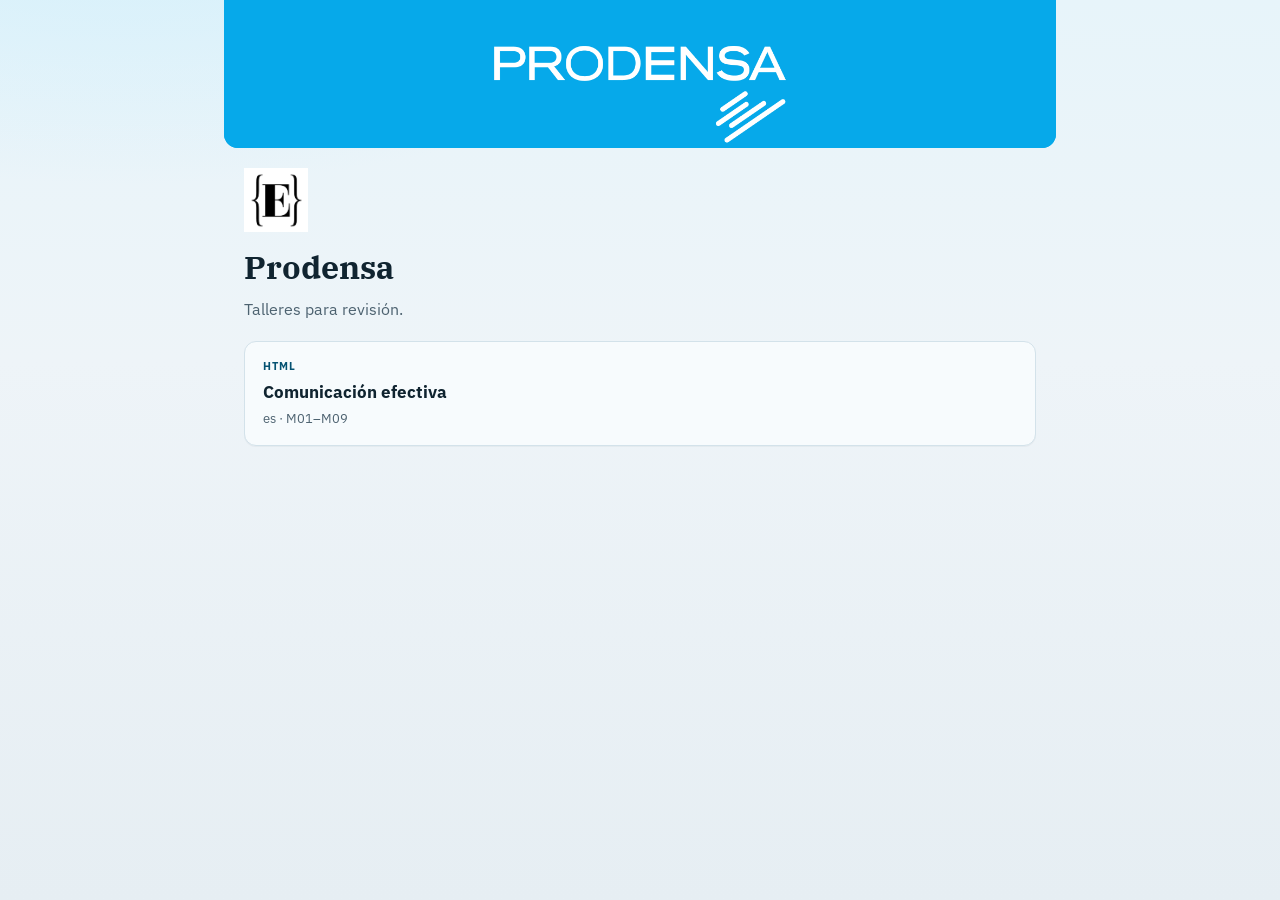
<file: index.html>
<!DOCTYPE html>
<html lang="en">
<head>
  <meta charset="utf-8">
  <meta http-equiv="refresh" content="0; url=site/">
  <title>Prodensa → site/</title>
  <link rel="canonical" href="site/">
</head>
<body>
  <p><a href="site/">Open Prodensa site hub</a> (Vercel serves <code>site/</code>).</p>
</body>
</html>
</file>
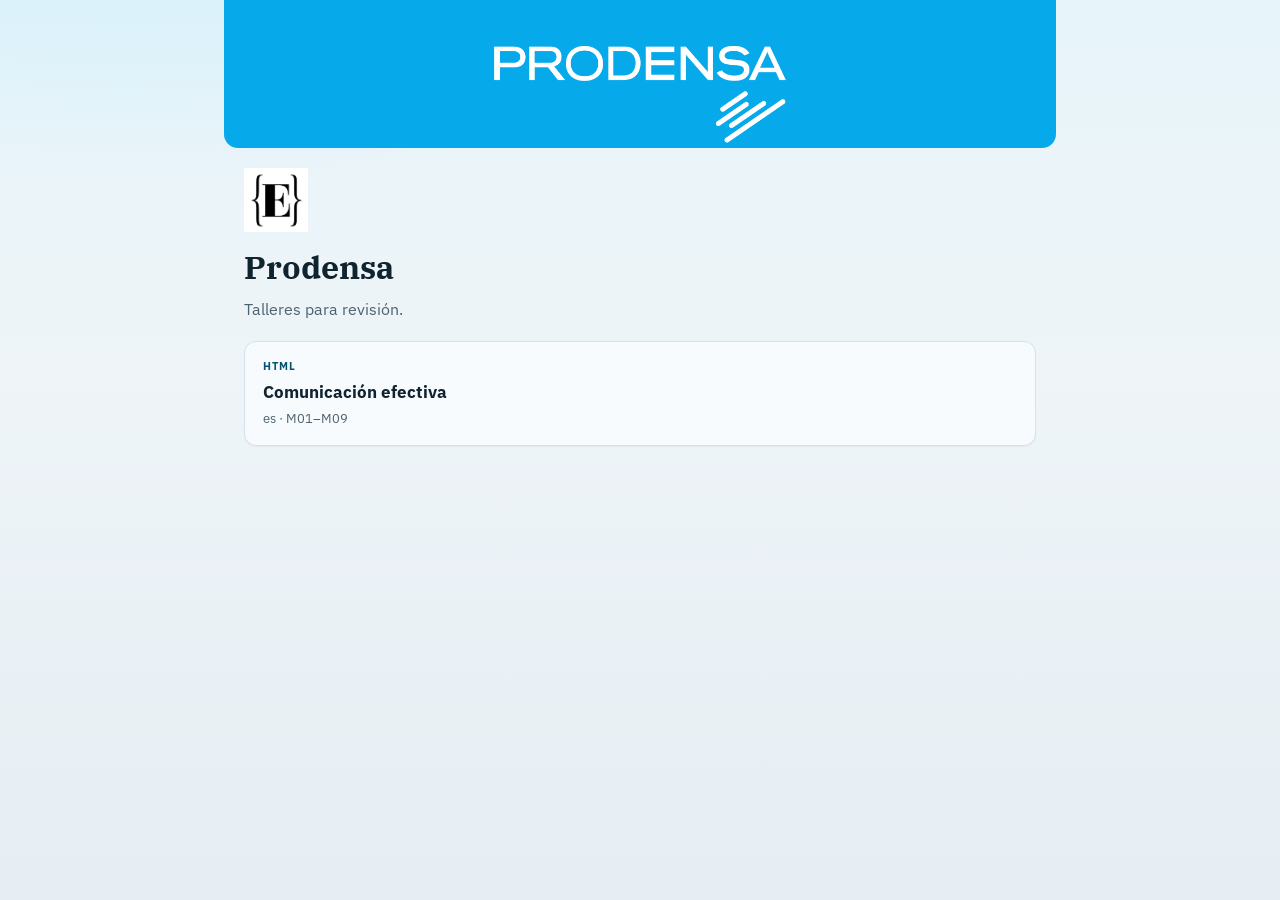
<file: site/index.html>
<!DOCTYPE html>
<html lang="es">
<head>
  <meta charset="UTF-8" />
  <meta name="viewport" content="width=device-width, initial-scale=1" />
  <meta name="robots" content="noindex, nofollow" />
  <title>Prodensa</title>
  <link rel="preconnect" href="https://fonts.googleapis.com" />
  <link rel="preconnect" href="https://fonts.gstatic.com" crossorigin />
  <link href="https://fonts.googleapis.com/css2?family=IBM+Plex+Mono:wght@400;600&family=IBM+Plex+Sans:wght@400;600;700&family=IBM+Plex+Serif:wght@600;700&display=swap" rel="stylesheet" />
  <link rel="stylesheet" href="assets/site.css" />
</head>
<body>
  <div class="wrap">
    <div class="mast"><img src="assets/banner.png" alt="Prodensa" /></div>
    <div class="brand"><img src="assets/egregor-logo.png" alt="Egregor" /></div>
    <h1>Prodensa</h1>
    <p class="lede">Talleres para revisión.</p>
    <div class="grid">
      <a class="card" href="workshops/comunicacion-efectiva/">
        <div class="code">html</div>
        <h2>Comunicación efectiva</h2>
        <p>es · M01–M09</p>
      </a>
    </div>
  </div>

</body>
</html>
</file>
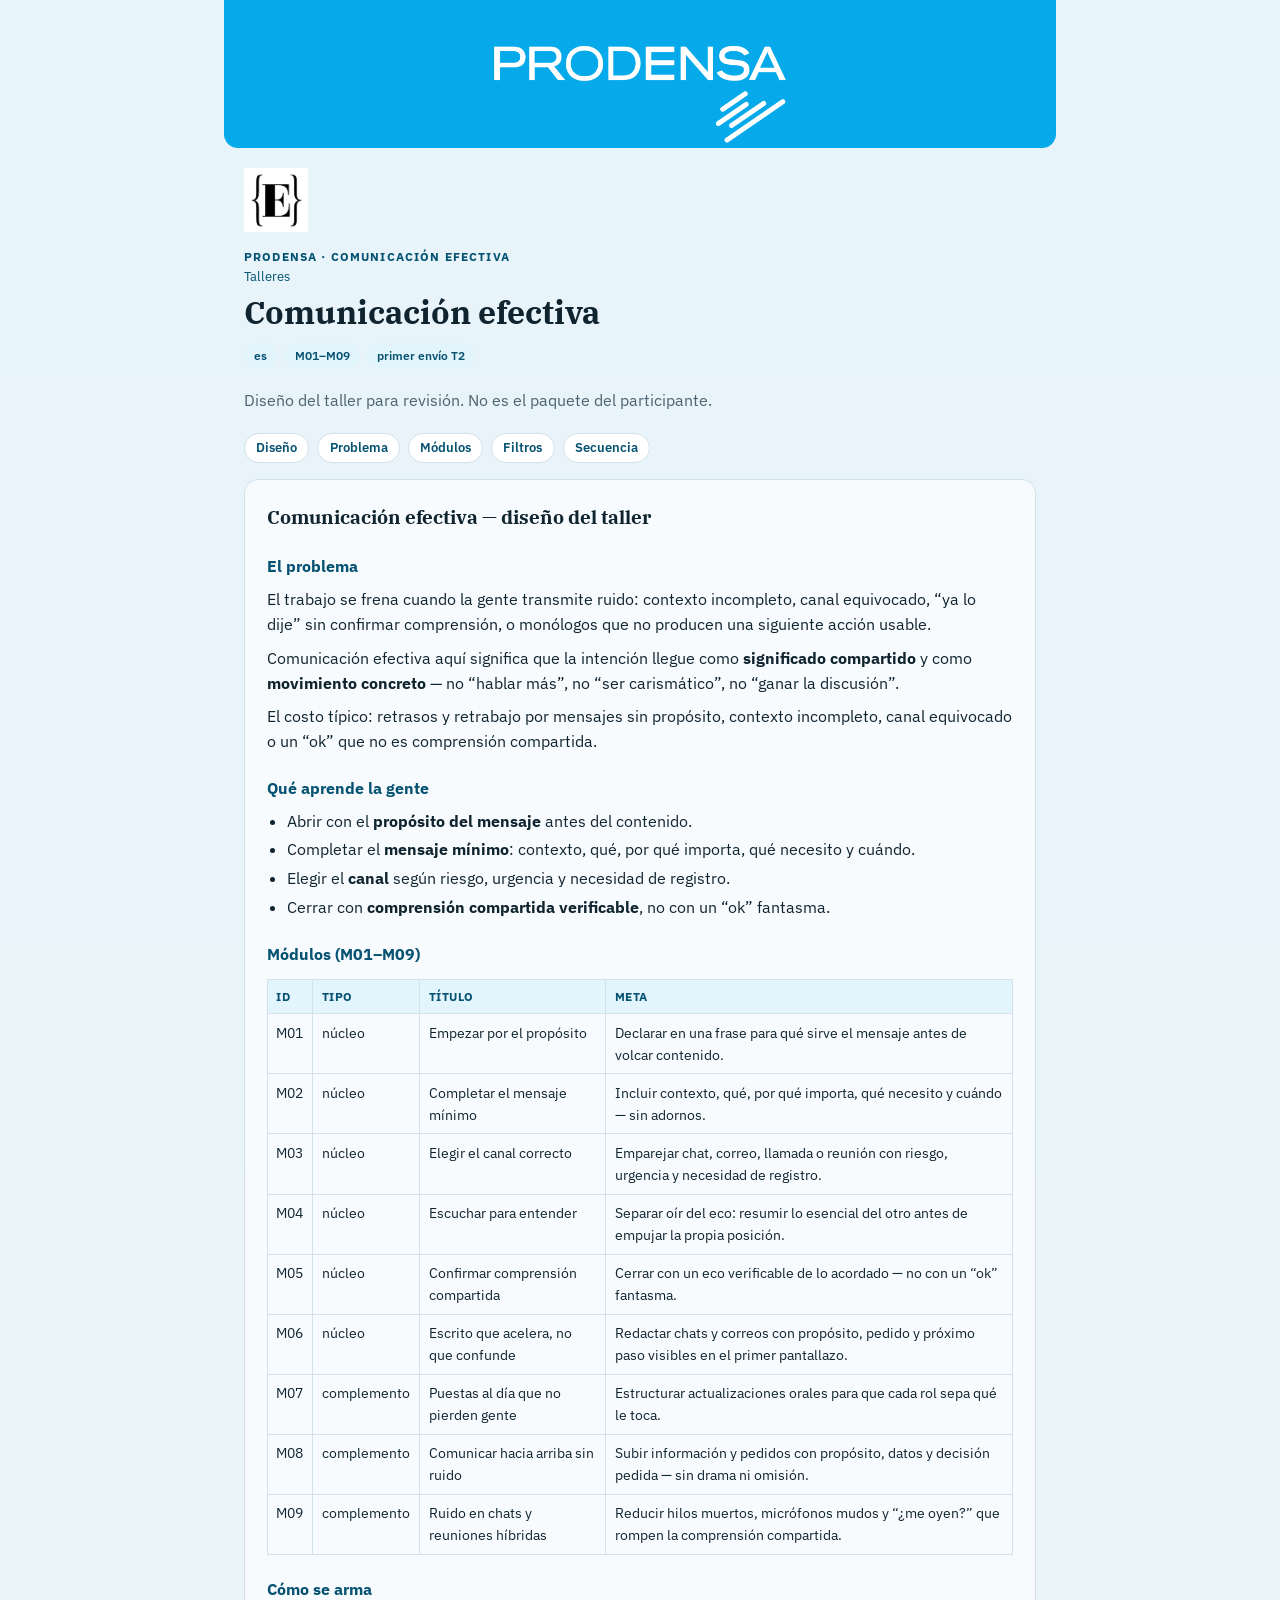
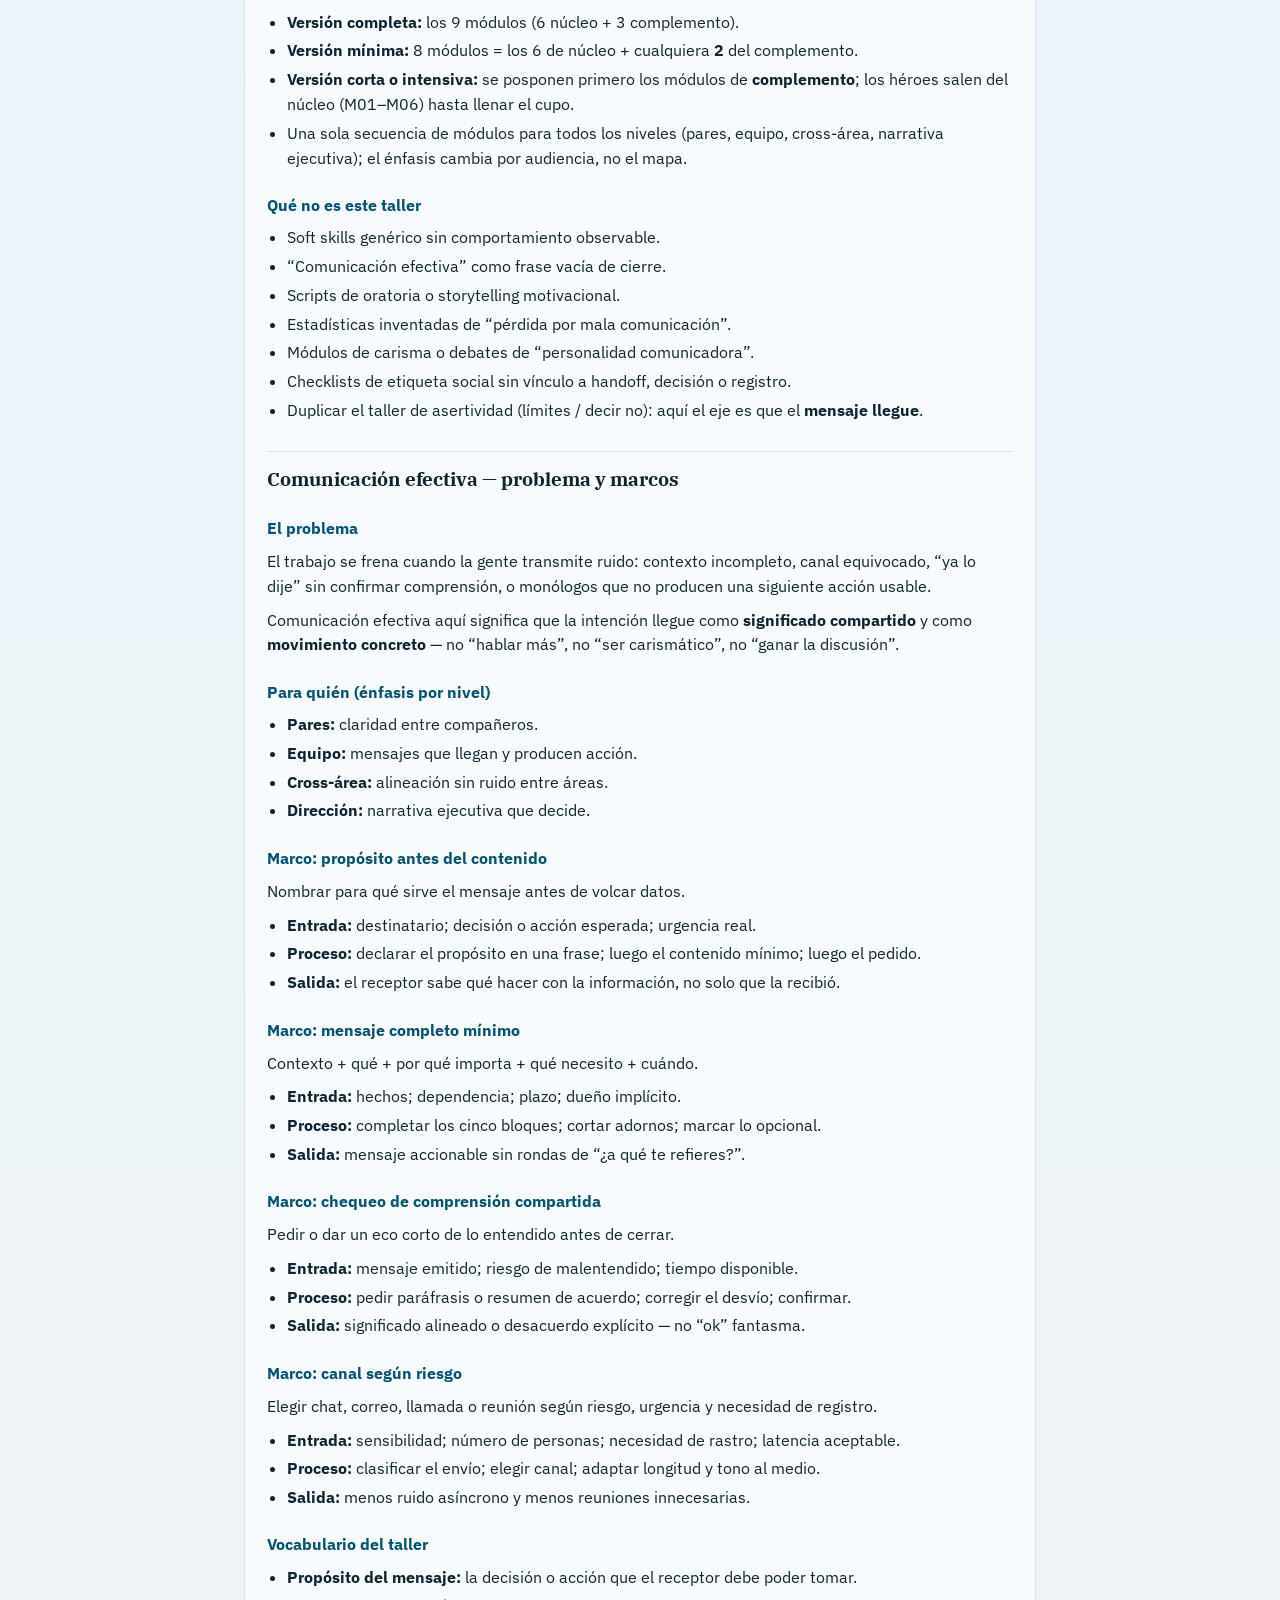
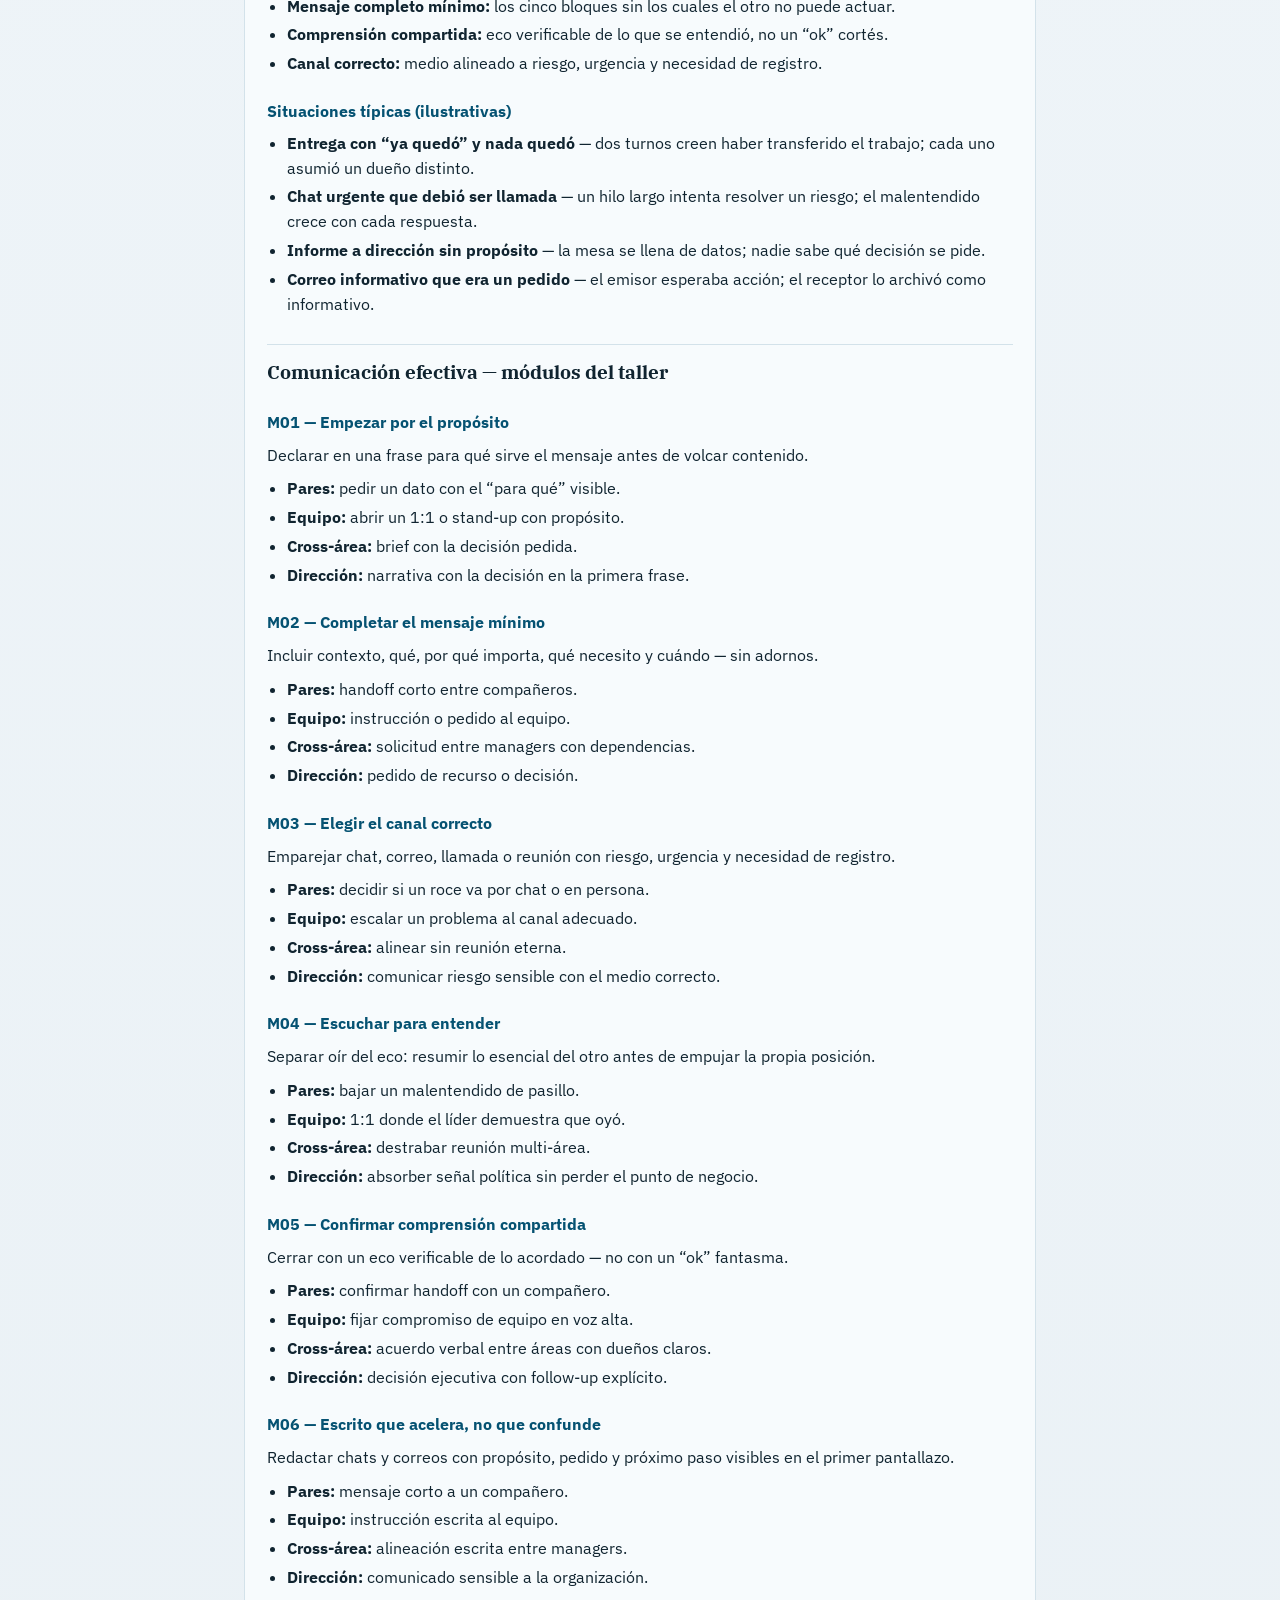
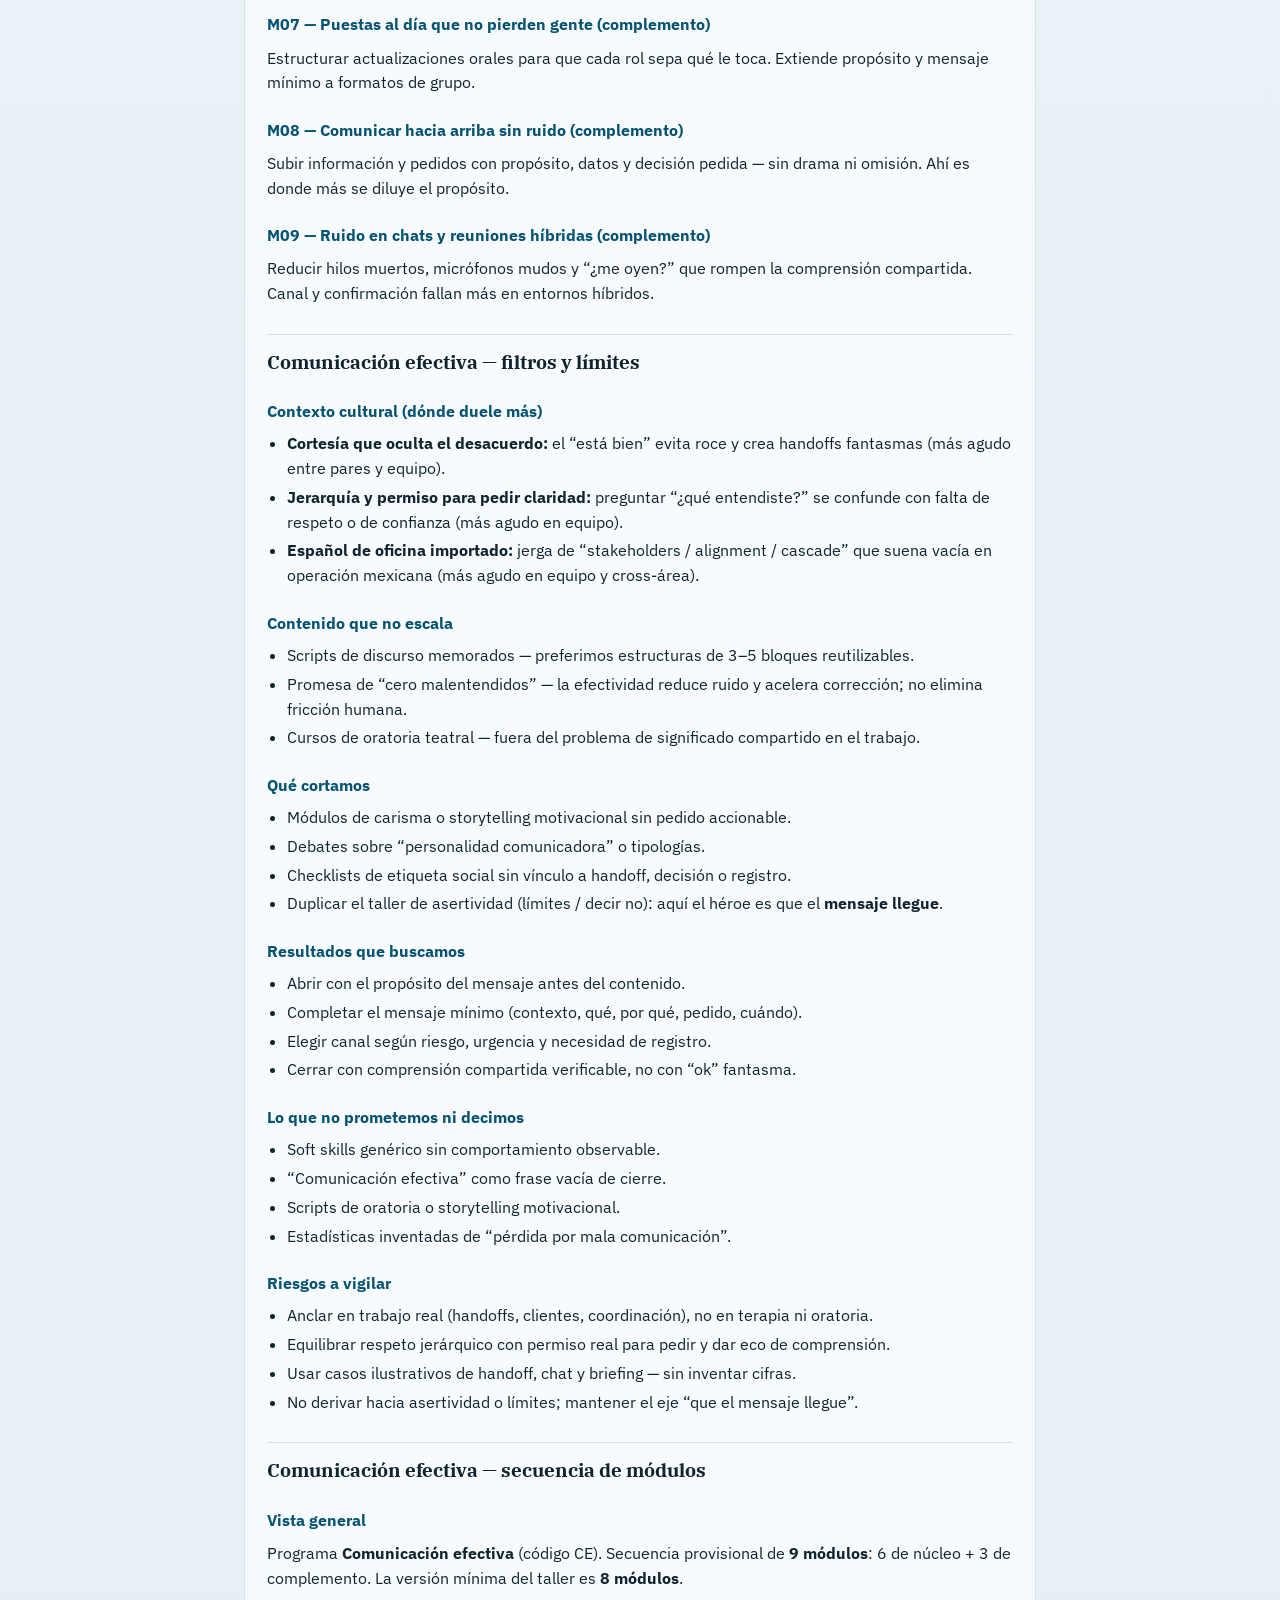
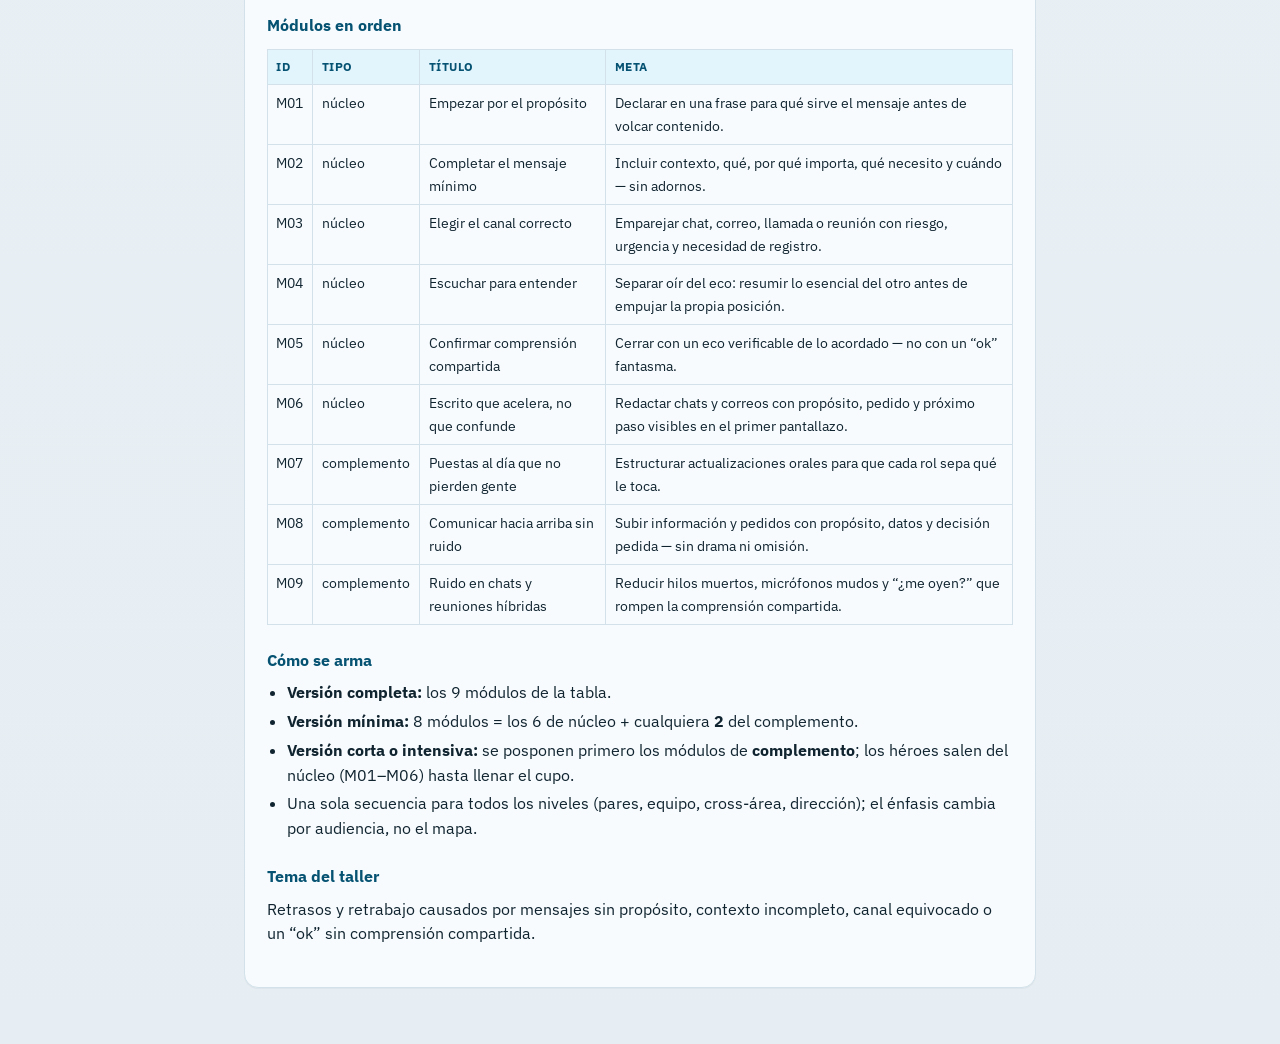
<file: site/workshops/comunicacion-efectiva/index.html>
<!DOCTYPE html>
<html lang="es">
<head>
  <meta charset="UTF-8" />
  <meta name="viewport" content="width=device-width, initial-scale=1" />
  <meta name="robots" content="noindex, nofollow" />
  <title>Comunicación efectiva · Prodensa</title>
  <link rel="preconnect" href="https://fonts.googleapis.com" />
  <link rel="preconnect" href="https://fonts.gstatic.com" crossorigin />
  <link href="https://fonts.googleapis.com/css2?family=IBM+Plex+Mono:wght@400;600&family=IBM+Plex+Sans:wght@400;600;700&family=IBM+Plex+Serif:wght@600;700&display=swap" rel="stylesheet" />
  <link rel="stylesheet" href="../../assets/site.css" />
</head>
<body>
  <div class="wrap">
    <div class="mast"><img src="../../assets/banner.png" alt="Prodensa" /></div>
    <div class="brand"><img src="../../assets/egregor-logo.png" alt="Egregor" /></div>
    <p class="badge">Prodensa · Comunicación efectiva</p>
    <p class="back"><a href="../../">Talleres</a></p>
    <h1>Comunicación efectiva</h1>
    <div class="meta">
      <span class="chip">es</span>
      <span class="chip">M01–M09</span>
      <span class="chip">primer envío T2</span>
    </div>
    <p class="lede">Diseño del taller para revisión. No es el paquete del participante.</p>
    <div class="step-nav">
      <a href="#diseno">Diseño</a>
      <a href="#problema">Problema</a>
      <a href="#modulos">Módulos</a>
      <a href="#filtros">Filtros</a>
      <a href="#secuencia">Secuencia</a>
    </div>
    <article class="article">
    <section id="diseno">
<h2>Comunicación efectiva — diseño del taller</h2>
<h3>El problema</h3>
<p>El trabajo se frena cuando la gente transmite ruido: contexto incompleto, canal equivocado, “ya lo dije” sin confirmar comprensión, o monólogos que no producen una siguiente acción usable.</p>
<p>Comunicación efectiva aquí significa que la intención llegue como <strong>significado compartido</strong> y como <strong>movimiento concreto</strong> — no “hablar más”, no “ser carismático”, no “ganar la discusión”.</p>
<p>El costo típico: retrasos y retrabajo por mensajes sin propósito, contexto incompleto, canal equivocado o un “ok” que no es comprensión compartida.</p>
<h3>Qué aprende la gente</h3>
<ul>
<li>Abrir con el <strong>propósito del mensaje</strong> antes del contenido.</li>
<li>Completar el <strong>mensaje mínimo</strong>: contexto, qué, por qué importa, qué necesito y cuándo.</li>
<li>Elegir el <strong>canal</strong> según riesgo, urgencia y necesidad de registro.</li>
<li>Cerrar con <strong>comprensión compartida verificable</strong>, no con un “ok” fantasma.</li>
</ul>
<h3>Módulos (M01–M09)</h3>
<table>
<thead><tr><th>ID</th><th>Tipo</th><th>Título</th><th>Meta</th></tr></thead>
<tbody>
<tr><td>M01</td><td>núcleo</td><td>Empezar por el propósito</td><td>Declarar en una frase para qué sirve el mensaje antes de volcar contenido.</td></tr>
<tr><td>M02</td><td>núcleo</td><td>Completar el mensaje mínimo</td><td>Incluir contexto, qué, por qué importa, qué necesito y cuándo — sin adornos.</td></tr>
<tr><td>M03</td><td>núcleo</td><td>Elegir el canal correcto</td><td>Emparejar chat, correo, llamada o reunión con riesgo, urgencia y necesidad de registro.</td></tr>
<tr><td>M04</td><td>núcleo</td><td>Escuchar para entender</td><td>Separar oír del eco: resumir lo esencial del otro antes de empujar la propia posición.</td></tr>
<tr><td>M05</td><td>núcleo</td><td>Confirmar comprensión compartida</td><td>Cerrar con un eco verificable de lo acordado — no con un “ok” fantasma.</td></tr>
<tr><td>M06</td><td>núcleo</td><td>Escrito que acelera, no que confunde</td><td>Redactar chats y correos con propósito, pedido y próximo paso visibles en el primer pantallazo.</td></tr>
<tr><td>M07</td><td>complemento</td><td>Puestas al día que no pierden gente</td><td>Estructurar actualizaciones orales para que cada rol sepa qué le toca.</td></tr>
<tr><td>M08</td><td>complemento</td><td>Comunicar hacia arriba sin ruido</td><td>Subir información y pedidos con propósito, datos y decisión pedida — sin drama ni omisión.</td></tr>
<tr><td>M09</td><td>complemento</td><td>Ruido en chats y reuniones híbridas</td><td>Reducir hilos muertos, micrófonos mudos y “¿me oyen?” que rompen la comprensión compartida.</td></tr>
</tbody>
</table>
<h3>Cómo se arma</h3>
<ul>
<li><strong>Versión completa:</strong> los 9 módulos (6 núcleo + 3 complemento).</li>
<li><strong>Versión mínima:</strong> 8 módulos = los 6 de núcleo + cualquiera <strong>2</strong> del complemento.</li>
<li><strong>Versión corta o intensiva:</strong> se posponen primero los módulos de <strong>complemento</strong>; los héroes salen del núcleo (M01–M06) hasta llenar el cupo.</li>
<li>Una sola secuencia de módulos para todos los niveles (pares, equipo, cross-área, narrativa ejecutiva); el énfasis cambia por audiencia, no el mapa.</li>
</ul>
<h3>Qué no es este taller</h3>
<ul>
<li>Soft skills genérico sin comportamiento observable.</li>
<li>“Comunicación efectiva” como frase vacía de cierre.</li>
<li>Scripts de oratoria o storytelling motivacional.</li>
<li>Estadísticas inventadas de “pérdida por mala comunicación”.</li>
<li>Módulos de carisma o debates de “personalidad comunicadora”.</li>
<li>Checklists de etiqueta social sin vínculo a handoff, decisión o registro.</li>
<li>Duplicar el taller de asertividad (límites / decir no): aquí el eje es que el <strong>mensaje llegue</strong>.</li>
</ul>
    </section>
    <section id="problema">
<h2>Comunicación efectiva — problema y marcos</h2>
<h3>El problema</h3>
<p>El trabajo se frena cuando la gente transmite ruido: contexto incompleto, canal equivocado, “ya lo dije” sin confirmar comprensión, o monólogos que no producen una siguiente acción usable.</p>
<p>Comunicación efectiva aquí significa que la intención llegue como <strong>significado compartido</strong> y como <strong>movimiento concreto</strong> — no “hablar más”, no “ser carismático”, no “ganar la discusión”.</p>
<h3>Para quién (énfasis por nivel)</h3>
<ul>
<li><strong>Pares:</strong> claridad entre compañeros.</li>
<li><strong>Equipo:</strong> mensajes que llegan y producen acción.</li>
<li><strong>Cross-área:</strong> alineación sin ruido entre áreas.</li>
<li><strong>Dirección:</strong> narrativa ejecutiva que decide.</li>
</ul>
<h3>Marco: propósito antes del contenido</h3>
<p>Nombrar para qué sirve el mensaje antes de volcar datos.</p>
<ul>
<li><strong>Entrada:</strong> destinatario; decisión o acción esperada; urgencia real.</li>
<li><strong>Proceso:</strong> declarar el propósito en una frase; luego el contenido mínimo; luego el pedido.</li>
<li><strong>Salida:</strong> el receptor sabe qué hacer con la información, no solo que la recibió.</li>
</ul>
<h3>Marco: mensaje completo mínimo</h3>
<p>Contexto + qué + por qué importa + qué necesito + cuándo.</p>
<ul>
<li><strong>Entrada:</strong> hechos; dependencia; plazo; dueño implícito.</li>
<li><strong>Proceso:</strong> completar los cinco bloques; cortar adornos; marcar lo opcional.</li>
<li><strong>Salida:</strong> mensaje accionable sin rondas de “¿a qué te refieres?”.</li>
</ul>
<h3>Marco: chequeo de comprensión compartida</h3>
<p>Pedir o dar un eco corto de lo entendido antes de cerrar.</p>
<ul>
<li><strong>Entrada:</strong> mensaje emitido; riesgo de malentendido; tiempo disponible.</li>
<li><strong>Proceso:</strong> pedir paráfrasis o resumen de acuerdo; corregir el desvío; confirmar.</li>
<li><strong>Salida:</strong> significado alineado o desacuerdo explícito — no “ok” fantasma.</li>
</ul>
<h3>Marco: canal según riesgo</h3>
<p>Elegir chat, correo, llamada o reunión según riesgo, urgencia y necesidad de registro.</p>
<ul>
<li><strong>Entrada:</strong> sensibilidad; número de personas; necesidad de rastro; latencia aceptable.</li>
<li><strong>Proceso:</strong> clasificar el envío; elegir canal; adaptar longitud y tono al medio.</li>
<li><strong>Salida:</strong> menos ruido asíncrono y menos reuniones innecesarias.</li>
</ul>
<h3>Vocabulario del taller</h3>
<ul>
<li><strong>Propósito del mensaje:</strong> la decisión o acción que el receptor debe poder tomar.</li>
<li><strong>Mensaje completo mínimo:</strong> los cinco bloques sin los cuales el otro no puede actuar.</li>
<li><strong>Comprensión compartida:</strong> eco verificable de lo que se entendió, no un “ok” cortés.</li>
<li><strong>Canal correcto:</strong> medio alineado a riesgo, urgencia y necesidad de registro.</li>
</ul>
<h3>Situaciones típicas (ilustrativas)</h3>
<ul>
<li><strong>Entrega con “ya quedó” y nada quedó</strong> — dos turnos creen haber transferido el trabajo; cada uno asumió un dueño distinto.</li>
<li><strong>Chat urgente que debió ser llamada</strong> — un hilo largo intenta resolver un riesgo; el malentendido crece con cada respuesta.</li>
<li><strong>Informe a dirección sin propósito</strong> — la mesa se llena de datos; nadie sabe qué decisión se pide.</li>
<li><strong>Correo informativo que era un pedido</strong> — el emisor esperaba acción; el receptor lo archivó como informativo.</li>
</ul>
    </section>
    <section id="modulos">
<h2>Comunicación efectiva — módulos del taller</h2>
<h3>M01 — Empezar por el propósito</h3>
<p>Declarar en una frase para qué sirve el mensaje antes de volcar contenido.</p>
<ul>
<li><strong>Pares:</strong> pedir un dato con el “para qué” visible.</li>
<li><strong>Equipo:</strong> abrir un 1:1 o stand-up con propósito.</li>
<li><strong>Cross-área:</strong> brief con la decisión pedida.</li>
<li><strong>Dirección:</strong> narrativa con la decisión en la primera frase.</li>
</ul>
<h3>M02 — Completar el mensaje mínimo</h3>
<p>Incluir contexto, qué, por qué importa, qué necesito y cuándo — sin adornos.</p>
<ul>
<li><strong>Pares:</strong> handoff corto entre compañeros.</li>
<li><strong>Equipo:</strong> instrucción o pedido al equipo.</li>
<li><strong>Cross-área:</strong> solicitud entre managers con dependencias.</li>
<li><strong>Dirección:</strong> pedido de recurso o decisión.</li>
</ul>
<h3>M03 — Elegir el canal correcto</h3>
<p>Emparejar chat, correo, llamada o reunión con riesgo, urgencia y necesidad de registro.</p>
<ul>
<li><strong>Pares:</strong> decidir si un roce va por chat o en persona.</li>
<li><strong>Equipo:</strong> escalar un problema al canal adecuado.</li>
<li><strong>Cross-área:</strong> alinear sin reunión eterna.</li>
<li><strong>Dirección:</strong> comunicar riesgo sensible con el medio correcto.</li>
</ul>
<h3>M04 — Escuchar para entender</h3>
<p>Separar oír del eco: resumir lo esencial del otro antes de empujar la propia posición.</p>
<ul>
<li><strong>Pares:</strong> bajar un malentendido de pasillo.</li>
<li><strong>Equipo:</strong> 1:1 donde el líder demuestra que oyó.</li>
<li><strong>Cross-área:</strong> destrabar reunión multi-área.</li>
<li><strong>Dirección:</strong> absorber señal política sin perder el punto de negocio.</li>
</ul>
<h3>M05 — Confirmar comprensión compartida</h3>
<p>Cerrar con un eco verificable de lo acordado — no con un “ok” fantasma.</p>
<ul>
<li><strong>Pares:</strong> confirmar handoff con un compañero.</li>
<li><strong>Equipo:</strong> fijar compromiso de equipo en voz alta.</li>
<li><strong>Cross-área:</strong> acuerdo verbal entre áreas con dueños claros.</li>
<li><strong>Dirección:</strong> decisión ejecutiva con follow-up explícito.</li>
</ul>
<h3>M06 — Escrito que acelera, no que confunde</h3>
<p>Redactar chats y correos con propósito, pedido y próximo paso visibles en el primer pantallazo.</p>
<ul>
<li><strong>Pares:</strong> mensaje corto a un compañero.</li>
<li><strong>Equipo:</strong> instrucción escrita al equipo.</li>
<li><strong>Cross-área:</strong> alineación escrita entre managers.</li>
<li><strong>Dirección:</strong> comunicado sensible a la organización.</li>
</ul>
<h3>M07 — Puestas al día que no pierden gente (complemento)</h3>
<p>Estructurar actualizaciones orales para que cada rol sepa qué le toca. Extiende propósito y mensaje mínimo a formatos de grupo.</p>
<h3>M08 — Comunicar hacia arriba sin ruido (complemento)</h3>
<p>Subir información y pedidos con propósito, datos y decisión pedida — sin drama ni omisión. Ahí es donde más se diluye el propósito.</p>
<h3>M09 — Ruido en chats y reuniones híbridas (complemento)</h3>
<p>Reducir hilos muertos, micrófonos mudos y “¿me oyen?” que rompen la comprensión compartida. Canal y confirmación fallan más en entornos híbridos.</p>
    </section>
    <section id="filtros">
<h2>Comunicación efectiva — filtros y límites</h2>
<h3>Contexto cultural (dónde duele más)</h3>
<ul>
<li><strong>Cortesía que oculta el desacuerdo:</strong> el “está bien” evita roce y crea handoffs fantasmas (más agudo entre pares y equipo).</li>
<li><strong>Jerarquía y permiso para pedir claridad:</strong> preguntar “¿qué entendiste?” se confunde con falta de respeto o de confianza (más agudo en equipo).</li>
<li><strong>Español de oficina importado:</strong> jerga de “stakeholders / alignment / cascade” que suena vacía en operación mexicana (más agudo en equipo y cross-área).</li>
</ul>
<h3>Contenido que no escala</h3>
<ul>
<li>Scripts de discurso memorados — preferimos estructuras de 3–5 bloques reutilizables.</li>
<li>Promesa de “cero malentendidos” — la efectividad reduce ruido y acelera corrección; no elimina fricción humana.</li>
<li>Cursos de oratoria teatral — fuera del problema de significado compartido en el trabajo.</li>
</ul>
<h3>Qué cortamos</h3>
<ul>
<li>Módulos de carisma o storytelling motivacional sin pedido accionable.</li>
<li>Debates sobre “personalidad comunicadora” o tipologías.</li>
<li>Checklists de etiqueta social sin vínculo a handoff, decisión o registro.</li>
<li>Duplicar el taller de asertividad (límites / decir no): aquí el héroe es que el <strong>mensaje llegue</strong>.</li>
</ul>
<h3>Resultados que buscamos</h3>
<ul>
<li>Abrir con el propósito del mensaje antes del contenido.</li>
<li>Completar el mensaje mínimo (contexto, qué, por qué, pedido, cuándo).</li>
<li>Elegir canal según riesgo, urgencia y necesidad de registro.</li>
<li>Cerrar con comprensión compartida verificable, no con “ok” fantasma.</li>
</ul>
<h3>Lo que no prometemos ni decimos</h3>
<ul>
<li>Soft skills genérico sin comportamiento observable.</li>
<li>“Comunicación efectiva” como frase vacía de cierre.</li>
<li>Scripts de oratoria o storytelling motivacional.</li>
<li>Estadísticas inventadas de “pérdida por mala comunicación”.</li>
</ul>
<h3>Riesgos a vigilar</h3>
<ul>
<li>Anclar en trabajo real (handoffs, clientes, coordinación), no en terapia ni oratoria.</li>
<li>Equilibrar respeto jerárquico con permiso real para pedir y dar eco de comprensión.</li>
<li>Usar casos ilustrativos de handoff, chat y briefing — sin inventar cifras.</li>
<li>No derivar hacia asertividad o límites; mantener el eje “que el mensaje llegue”.</li>
</ul>
    </section>
    <section id="secuencia">
<h2>Comunicación efectiva — secuencia de módulos</h2>
<h3>Vista general</h3>
<p>Programa <strong>Comunicación efectiva</strong> (código CE). Secuencia provisional de <strong>9 módulos</strong>: 6 de núcleo + 3 de complemento. La versión mínima del taller es <strong>8 módulos</strong>.</p>
<h3>Módulos en orden</h3>
<table>
<thead><tr><th>ID</th><th>Tipo</th><th>Título</th><th>Meta</th></tr></thead>
<tbody>
<tr><td>M01</td><td>núcleo</td><td>Empezar por el propósito</td><td>Declarar en una frase para qué sirve el mensaje antes de volcar contenido.</td></tr>
<tr><td>M02</td><td>núcleo</td><td>Completar el mensaje mínimo</td><td>Incluir contexto, qué, por qué importa, qué necesito y cuándo — sin adornos.</td></tr>
<tr><td>M03</td><td>núcleo</td><td>Elegir el canal correcto</td><td>Emparejar chat, correo, llamada o reunión con riesgo, urgencia y necesidad de registro.</td></tr>
<tr><td>M04</td><td>núcleo</td><td>Escuchar para entender</td><td>Separar oír del eco: resumir lo esencial del otro antes de empujar la propia posición.</td></tr>
<tr><td>M05</td><td>núcleo</td><td>Confirmar comprensión compartida</td><td>Cerrar con un eco verificable de lo acordado — no con un “ok” fantasma.</td></tr>
<tr><td>M06</td><td>núcleo</td><td>Escrito que acelera, no que confunde</td><td>Redactar chats y correos con propósito, pedido y próximo paso visibles en el primer pantallazo.</td></tr>
<tr><td>M07</td><td>complemento</td><td>Puestas al día que no pierden gente</td><td>Estructurar actualizaciones orales para que cada rol sepa qué le toca.</td></tr>
<tr><td>M08</td><td>complemento</td><td>Comunicar hacia arriba sin ruido</td><td>Subir información y pedidos con propósito, datos y decisión pedida — sin drama ni omisión.</td></tr>
<tr><td>M09</td><td>complemento</td><td>Ruido en chats y reuniones híbridas</td><td>Reducir hilos muertos, micrófonos mudos y “¿me oyen?” que rompen la comprensión compartida.</td></tr>
</tbody>
</table>
<h3>Cómo se arma</h3>
<ul>
<li><strong>Versión completa:</strong> los 9 módulos de la tabla.</li>
<li><strong>Versión mínima:</strong> 8 módulos = los 6 de núcleo + cualquiera <strong>2</strong> del complemento.</li>
<li><strong>Versión corta o intensiva:</strong> se posponen primero los módulos de <strong>complemento</strong>; los héroes salen del núcleo (M01–M06) hasta llenar el cupo.</li>
<li>Una sola secuencia para todos los niveles (pares, equipo, cross-área, dirección); el énfasis cambia por audiencia, no el mapa.</li>
</ul>
<h3>Tema del taller</h3>
<p>Retrasos y retrabajo causados por mensajes sin propósito, contexto incompleto, canal equivocado o un “ok” sin comprensión compartida.</p>
    </section>
    </article>
  </div>

</body>
</html>
</file>
<file: site/assets/site.css>
*, *::before, *::after { box-sizing: border-box; margin: 0; padding: 0; }

:root {
  --brand: #06a9ea;
  --ink: #102430;
  --muted: #4d6270;
  --bg: #eef4f8;
  --paper: #f7fbfd;
  --line: #d3e2ea;
  --accent: #055272;
  --accent-soft: #e3f5fc;
  --warn-bg: #fef3c7;
  --warn-ink: #78350f;
  --warn-edge: #f59e0b;
  --code-bg: #e7f1f6;
}

body {
  font-family: "IBM Plex Sans", "Segoe UI", system-ui, sans-serif;
  background:
    radial-gradient(1200px 500px at 10% -10%, #d4f0fb 0%, transparent 55%),
    linear-gradient(180deg, #e7f4fa 0%, var(--bg) 40%, #e6eef3 100%);
  color: var(--ink);
  line-height: 1.55;
  min-height: 100vh;
}

a { color: var(--accent); }
a:hover { text-decoration-thickness: 2px; }

.wrap {
  max-width: 52rem;
  margin: 0 auto;
  padding: 2.25rem 1.25rem 3.5rem;
}

.brand {
  display: flex;
  align-items: center;
  gap: 0.75rem;
  margin-bottom: 1rem;
}

.brand img {
  height: 64px;
  width: auto;
}

.mast {
  margin: -2.25rem -1.25rem 1.25rem;
  background: var(--brand);
  border-radius: 0 0 14px 14px;
  overflow: hidden;
}

.mast img {
  display: block;
  width: 100%;
  height: 148px;
  object-fit: cover;
  object-position: center;
}

.badge {
  font-size: 0.72rem;
  font-weight: 700;
  letter-spacing: 0.1em;
  text-transform: uppercase;
  color: var(--accent);
}

h1 {
  font-family: "IBM Plex Serif", Georgia, serif;
  font-size: clamp(1.55rem, 3vw, 2rem);
  font-weight: 700;
  line-height: 1.2;
  margin: 0.35rem 0 0.65rem;
}

.lede {
  color: var(--muted);
  font-size: 0.98rem;
  max-width: 40rem;
  margin-bottom: 1.25rem;
}

.warn {
  background: var(--warn-bg);
  border-left: 4px solid var(--warn-edge);
  color: var(--warn-ink);
  padding: 0.8rem 1rem;
  border-radius: 8px;
  font-size: 0.9rem;
  margin-bottom: 1.5rem;
}

.grid {
  display: grid;
  gap: 0.75rem;
}

a.card {
  display: block;
  background: var(--paper);
  border: 1px solid var(--line);
  border-radius: 12px;
  padding: 1rem 1.15rem;
  text-decoration: none;
  color: inherit;
  box-shadow: 0 1px 0 rgba(16, 36, 48, 0.04);
}

a.card:hover {
  border-color: var(--accent);
  background: #fff;
}

a.card .code {
  font-size: 0.7rem;
  font-weight: 700;
  letter-spacing: 0.08em;
  text-transform: uppercase;
  color: var(--accent);
}

a.card h2 {
  font-size: 1.05rem;
  margin: 0.2rem 0;
}

a.card p {
  font-size: 0.84rem;
  color: var(--muted);
}

p.back {
  margin: 0 0 0.4rem;
  font-size: 0.84rem;
}

p.back a {
  color: var(--accent);
  text-decoration: none;
}

footer.site {
  margin-top: 2rem;
  font-size: 0.82rem;
  color: var(--muted);
}

/* Workshop article */
.nav {
  display: flex;
  flex-wrap: wrap;
  gap: 0.75rem 1.25rem;
  align-items: baseline;
  margin-bottom: 1.25rem;
  font-size: 0.9rem;
}

.nav .back { font-weight: 600; }

.meta {
  display: flex;
  flex-wrap: wrap;
  gap: 0.4rem;
  margin: 0.75rem 0 1.25rem;
}

.chip {
  display: inline-block;
  background: var(--accent-soft);
  color: var(--accent);
  border-radius: 999px;
  padding: 0.2rem 0.65rem;
  font-size: 0.75rem;
  font-weight: 600;
}

.article {
  background: var(--paper);
  border: 1px solid var(--line);
  border-radius: 14px;
  padding: 1.4rem 1.35rem 2rem;
  box-shadow: 0 1px 0 rgba(16, 36, 48, 0.04);
}

.article > :first-child { margin-top: 0; }

.article h1 {
  font-size: 1.45rem;
  margin-top: 0;
}

.article h2 {
  font-family: "IBM Plex Serif", Georgia, serif;
  font-size: 1.2rem;
  margin: 1.75rem 0 0.65rem;
  padding-top: 0.75rem;
  border-top: 1px solid var(--line);
}

.article > h2:first-child,
.article > section:first-child > h2:first-child {
  margin-top: 0;
  padding-top: 0;
  border-top: 0;
}

.article h3 {
  font-size: 1.02rem;
  margin: 1.35rem 0 0.5rem;
  color: var(--accent);
}

.article h4 {
  font-size: 0.95rem;
  margin: 1.1rem 0 0.4rem;
}

.article p { margin: 0.55rem 0; }

.article ul, .article ol {
  margin: 0.45rem 0 0.7rem 1.25rem;
}

.article li { margin: 0.25rem 0; }

.article hr {
  border: 0;
  border-top: 1px solid var(--line);
  margin: 1.5rem 0;
}

.article code {
  font-family: "IBM Plex Mono", ui-monospace, monospace;
  font-size: 0.88em;
  background: var(--code-bg);
  padding: 0.08em 0.35em;
  border-radius: 4px;
}

.article table {
  width: 100%;
  border-collapse: collapse;
  font-size: 0.9rem;
  margin: 0.75rem 0 1rem;
}

.article th, .article td {
  border: 1px solid var(--line);
  padding: 0.45rem 0.55rem;
  text-align: left;
  vertical-align: top;
  overflow-wrap: break-word;
}

.article th:first-child,
.article td:first-child {
  white-space: nowrap;
  width: 1%;
}

.article th {
  background: var(--accent-soft);
  color: var(--accent);
  font-size: 0.78rem;
  text-transform: uppercase;
  letter-spacing: 0.04em;
}

.article em { color: var(--muted); }

.step-nav {
  display: flex;
  flex-wrap: wrap;
  gap: 0.5rem;
  margin: 0 0 1rem;
}

.step-nav a {
  text-decoration: none;
  background: #fff;
  border: 1px solid var(--line);
  border-radius: 999px;
  padding: 0.25rem 0.7rem;
  font-size: 0.8rem;
  font-weight: 600;
}

.step-nav a:hover { border-color: var(--accent); }

@media (max-width: 640px) {
  .article { padding: 1.1rem 0.95rem 1.5rem; }
}
</file>
